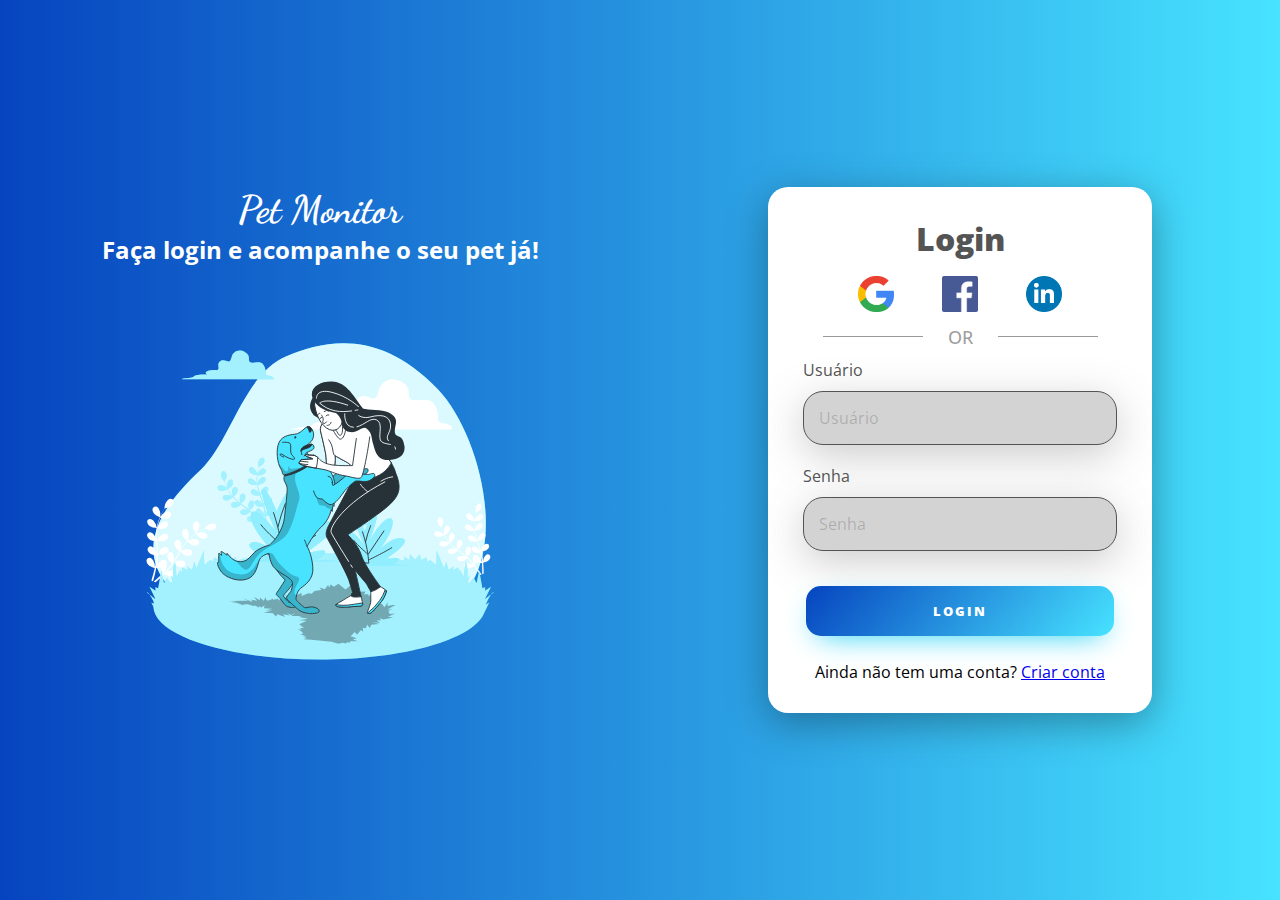
<file: index.html>
<!DOCTYPE html>
<html lang="pt-br">
<head>
    <meta charset="UTF-8">
    <meta name="viewport" content="width=device-width, initial-scale=1.0">
    <link rel="stylesheet" href="style.css">
    <link rel="shortcut icon" href="favicon-32x32.png" type="image/x-icon">
    <title>Login</title>
</head>
<body>
    <div class="main-login">
        <div class="left-login">
            <h1>Pet Monitor</h1>
            <h2>Faça login e acompanhe o seu pet já!</h2>
            <img class="left-login-image" src="imagem.svg" alt="Imagem-Mulher e cachorro">
        </div>
        <div class="right-login">
            <div class="card-login">
                <h1>Login</h1>
                <div class="social-media">
                    <a href="#">
                        <img src="google.png" alt="Google">
                    </a>
        
                    <a href="#">
                        <img src="facebook.png" alt="facebook">
                    </a>
        
                    <a href="#">
                        <img src="linkedin.png" alt="linkedin">
                    </a>
                </div>
                <div class="alternative">
                    <span>OR</span>
                </div>
                <div class="text-field">
                    <label for="usuario">Usuário</label>
                    <input type="text" name="usuario" placeholder="Usuário" required>
                </div>
                <div class="text-field">
                    <label for="Senha">Senha</label>
                    <input type="password" name="senha" placeholder="Senha" required>
                </div>
                <div class="btn-login">
                <a href="index-principal.html">
                    <button>Login</button>
                </a>
            </div>
                <p>Ainda não tem uma conta? <a href="index-cadastro.html">Criar conta</a></p>
            </div>
        </div>
    </div>
</body>
</html>
</file>
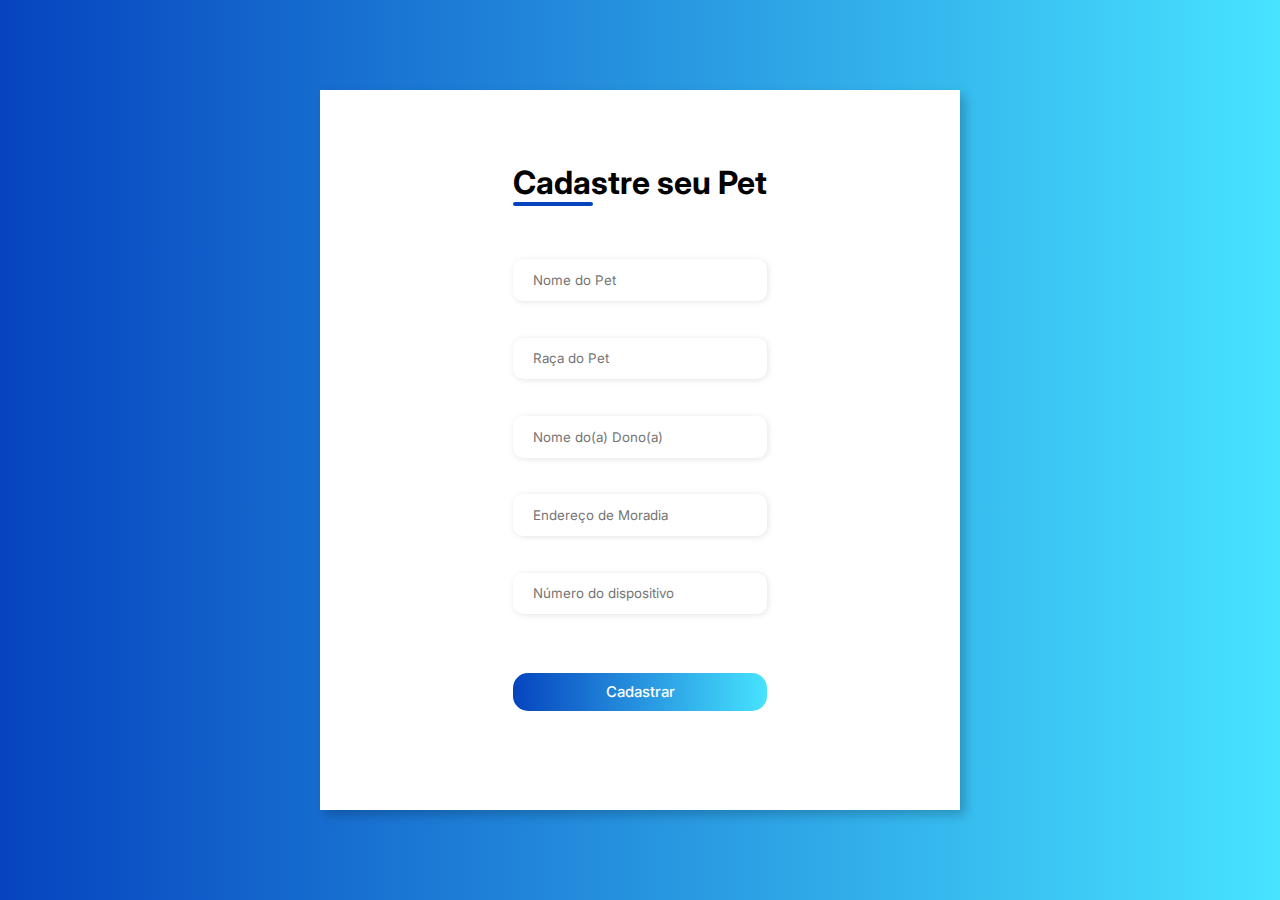
<file: index-cadastro-do-pet.html>
<html lang="pt-bt"><head>
    <meta charset="UTF-8">
    <meta name="viewport" content="width=device-width, initial-scale=1.0">
    <title>Cadastro de pet</title>
    <link rel="stylesheet" href="style-cadastro.css">
    <link rel="shortcut icon" href="favicon-32x32.png" type="image/x-icon">

    <style>
     @import url('https://fonts.googleapis.com/css2?family=Inter:wght@100;200;300;400;500;600;800&display=swap');

* {
    padding: 0;
    margin: 0;
    box-sizing: border-box;
    font-family: 'Inter', sans-serif;
}

body {
    width: 100vw;
    height: 100vh;
    display: flex;
    justify-content: center;
    align-items: center;
    background: linear-gradient(90deg, #0644BF, #47E3FF);
}

.main {
    width: 80%;
    height: 80vh;
    display: flex;
    box-shadow: 5px 5px 10px rgba(0, 0, 0, .212);
}

.right-cadastro {
    width: 50%;
    display: flex;
    justify-content: center;
    align-items: center;
    padding: 1rem;
    background: #ffffff;
}

.right-cadastro img {
    width: 31rem;
}

.left-cadastro {
    width: 50%;
    display: flex;
    justify-content: center;
    align-items: center;
    flex-direction: column;
    background-color: #0644BF;
    padding: 3rem;
}


.form-header {
    margin-bottom: 3rem;
    display: block;
    justify-content: space-between;
}

.form-header h1::after {
    content: '';
    display: block;
    width: 5rem;
    height: 0.3rem;
    background-color: #0644BF;
    margin: auto 0;
    position: absolute;
    border-radius: 10px;
}

.input-group {
    display: block;
    flex-wrap: wrap;
    padding: 3rem 0;
    text-align: center;
}

.input-box {
    display: block;
    flex-direction: column;
    margin-bottom: 1.1rem;
}

.input-box input {
    margin: 0.6rem 0;
    padding: 0.8rem 1.2rem;
    border: none;
    border-radius: 10px;
    box-shadow: 1px 1px 6px #0000001c;
}

.input-box input:hover {
    background-color: #eeeeee75;
}

.input-box input:focus-visible {
    outline: 10px solid #0644BF;
}


.gender-group {
    display: block;
    justify-content: space-between;
    margin-top: 0.62rem;
    padding: 0 0.5rem;
}

.gender-input {
    display: block;
    align-items: center;
}

.gender-input input {
    margin-right: 0.35rem;
}

.gender-input label {
    font-size: 0.81rem;
    font-weight: 600;
    color: #000000c0;
}

.cadastrese-button button {
    width: 100%;
    margin-top: -4rem;
    border: none;
    background: linear-gradient(90deg, #0644BF, #47E3FF);
    padding: 0.6rem;
    border-radius: 15px;
    cursor: pointer;
}

.cadastrese-button button:hover {
    background: linear-gradient(20deg, #0644BF, #47E3FF);
}

.cadastrese-button button a {
    text-decoration: none;
    font-size: 0.93rem;
    font-weight: 500;
    color: #ffffff;
}

@media screen and (max-width: 1330px) {
    .right-cadastro {
        width: 100%;
    }

    .main {
        width: 50%;
    }

    .left-cadastro {
        display: none;
    }
}

@media screen and (max-width: 1064px) {
    .main {
        width: 90%;
        height: auto;
    }
    
    .input-group {
        flex-direction: column;
        overflow-y: scroll;
        flex-wrap: nowrap;
        max-height: 10rem;
        padding-right: 5rem;
    }

    .gender-inputs {
        margin-top: 2rem;
    }

    .gender-group {
        flex-direction: column;
    }   

    .gender-input{
        margin-top: 0.5rem;
    }

}

    </style>
</head>
<body>
    <div class="main">
        <div class="left-cadastro">
            <img src="kisspng-locator-map-kingston-terms-of-service-computer-ico-5af826da1d37e3.4408522115262123141197-removebg.png" alt="localizador" height="400px">
        </div>
        <div class="right-cadastro">
           
            <form action="#">
                <div class="form-header">
                    <div class="title">
                        <h1>Cadastre seu Pet</h1>
                    </div> 
                <div class="input-group">
                    <div class="input-box">
                        <label for="nome"></label>
                        <input type="text" name="name" id="name" placeholder="Nome do Pet" required="">
                    </div>

                    <div class="input-box">
                        <label for="raca"></label>
                        <input type="text" name="raca" id="raca" placeholder="Raça do Pet" required="">
                    </div>

                    <div class="input-box">
                        <label for="nome do dono"></label>
                        <input type="text" name="nome" id="nome" placeholder="Nome do(a) Dono(a)" required="">
                    </div>

                    <div class="input-box">
                        <label for="endereco"></label>
                        <input type="text" name="endereco" id="endereco" placeholder="Endereço de Moradia" required="">
                    </div>

                    <div class="input-box">
                        <label for="nummber"></label>
                        <input type="number" name="nummber" id="nummber" placeholder="Número do dispositivo" required="">
                    </div>

                </div>

               
                </div>
                
                <div class="cadastrese-button">
                    <button><a href="index-principal.html">Cadastrar</a></button>
                </div>
            </form>
    </div>
        </div>
    </div>

</body>
</html>
</file>
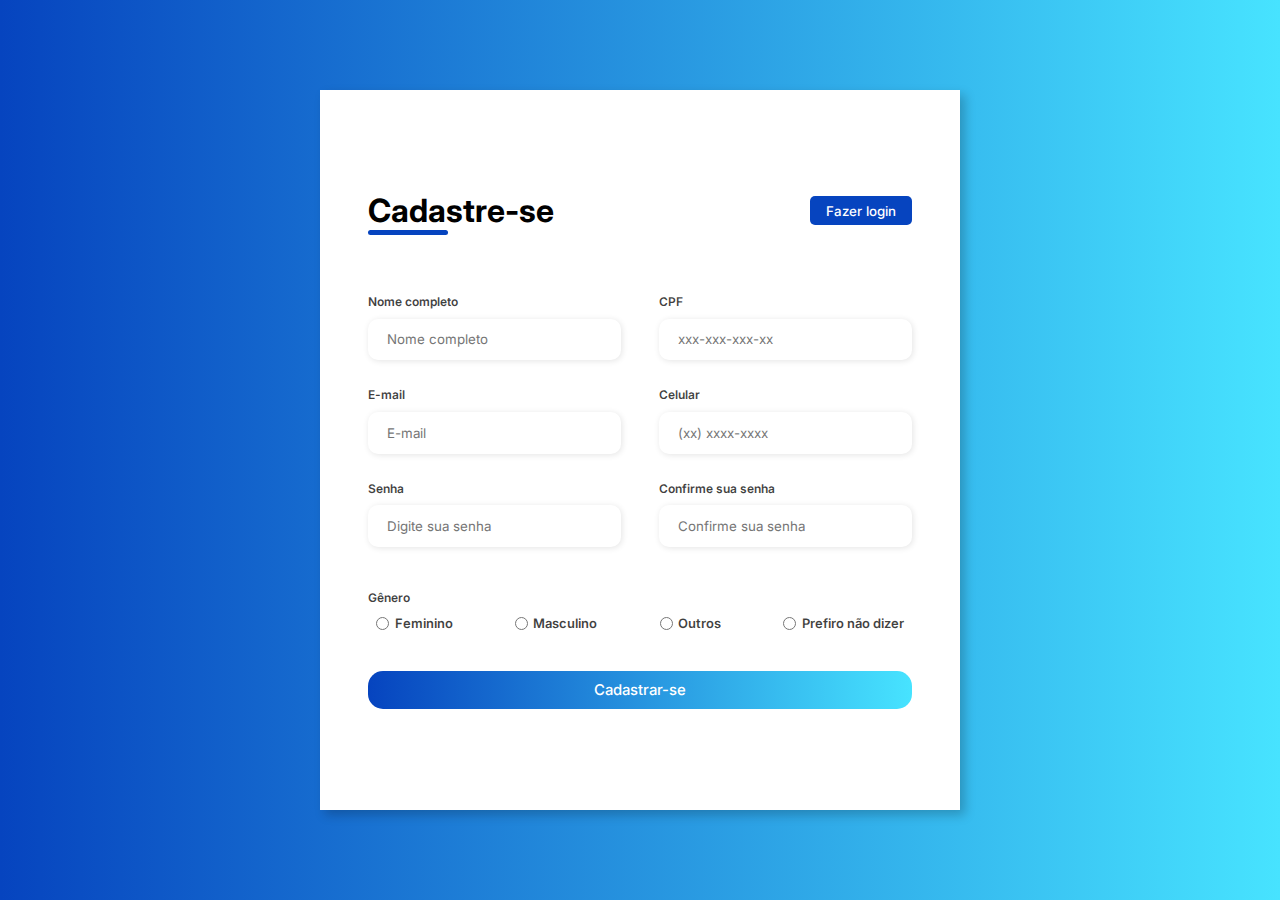
<file: index-cadastro.html>
<!DOCTYPE html>
<html lang="pt-bt">
<head>
    <meta charset="UTF-8">
    <meta name="viewport" content="width=device-width, initial-scale=1.0">
    <title>Cadastro</title>
    <link rel="stylesheet" href="style-cadastro.css">
    <link rel="shortcut icon" href="favicon-32x32.png" type="image/x-icon">
</head>
<body>
    <div class="main">
        <div class="left-cadastro">
                <form action="#">
                    <div class="form-header">
                        <div class="title">
                            <h1>Cadastre-se</h1>
                        </div>
                        <div class="login-button">
                            <button><a href="index.html">Fazer login</a></button>
                        </div>
                    </div>
                    <div class="input-group">
                        <div class="input-box">
                            <label for="name">Nome completo</label>
                            <input type="text" name="name" id="name" placeholder="Nome completo" required>
                        </div>

                        <div class="input-box">
                            <label for="cpf">CPF</label>
                            <input type="text" name="cpf" id="cpf" placeholder="xxx-xxx-xxx-xx" required>
                        </div>

                        <div class="input-box">
                            <label for="email">E-mail</label>
                            <input type="email" name="email" id="email" placeholder="E-mail" required>
                        </div>

                        <div class="input-box">
                            <label for="nummber">Celular</label>
                            <input type="tel" name="nummber" id="nummber" placeholder="(xx) xxxx-xxxx" required>
                        </div>

                        <div class="input-box">
                            <label for="passsword">Senha</label>
                            <input type="passsword" name="passsword" id="passsword" placeholder="Digite sua senha" required>
                        </div>

                        <div class="input-box">
                            <label for="confirmpassword">Confirme sua senha</label>
                            <input type="password" name="confirmpassword" id="confirmpassword" placeholder="Confirme sua senha" required>
                        </div>
                    </div>

                    <div class="gender-inputs">
                        <div class="gender-title">
                            <h6>Gênero</h6>
                        </div>
                        <div class="gender-group">
                            <div class="gender-input">
                                <input type="radio" name="gender" id="female">
                                <label for="female">Feminino</label>
                            </div>

                            <div class="gender-input">
                                <input type="radio" name="gender" id="male">
                                <label for="male">Masculino</label>
                            </div>

                            <div class="gender-input">
                                <input type="radio" name="gender" id="others">
                                <label for="others">Outros</label>
                            </div>

                            <div class="gender-input">
                                <input type="radio" name="gender" id="none">
                                <label for="none">Prefiro não dizer</label>
                            </div>
                        </div>
                    </div>
                    
                    <div class="cadastrese-button">
                        <button><a href="#">Cadastrar-se</a></button>
                    </div>
                </form>
        </div>
        <div class="right-cadastro">
            <img src="imagem-azul-escuro - Copia.svg" alt="">
        </div>
    </div>
</body>
</html>
</file>
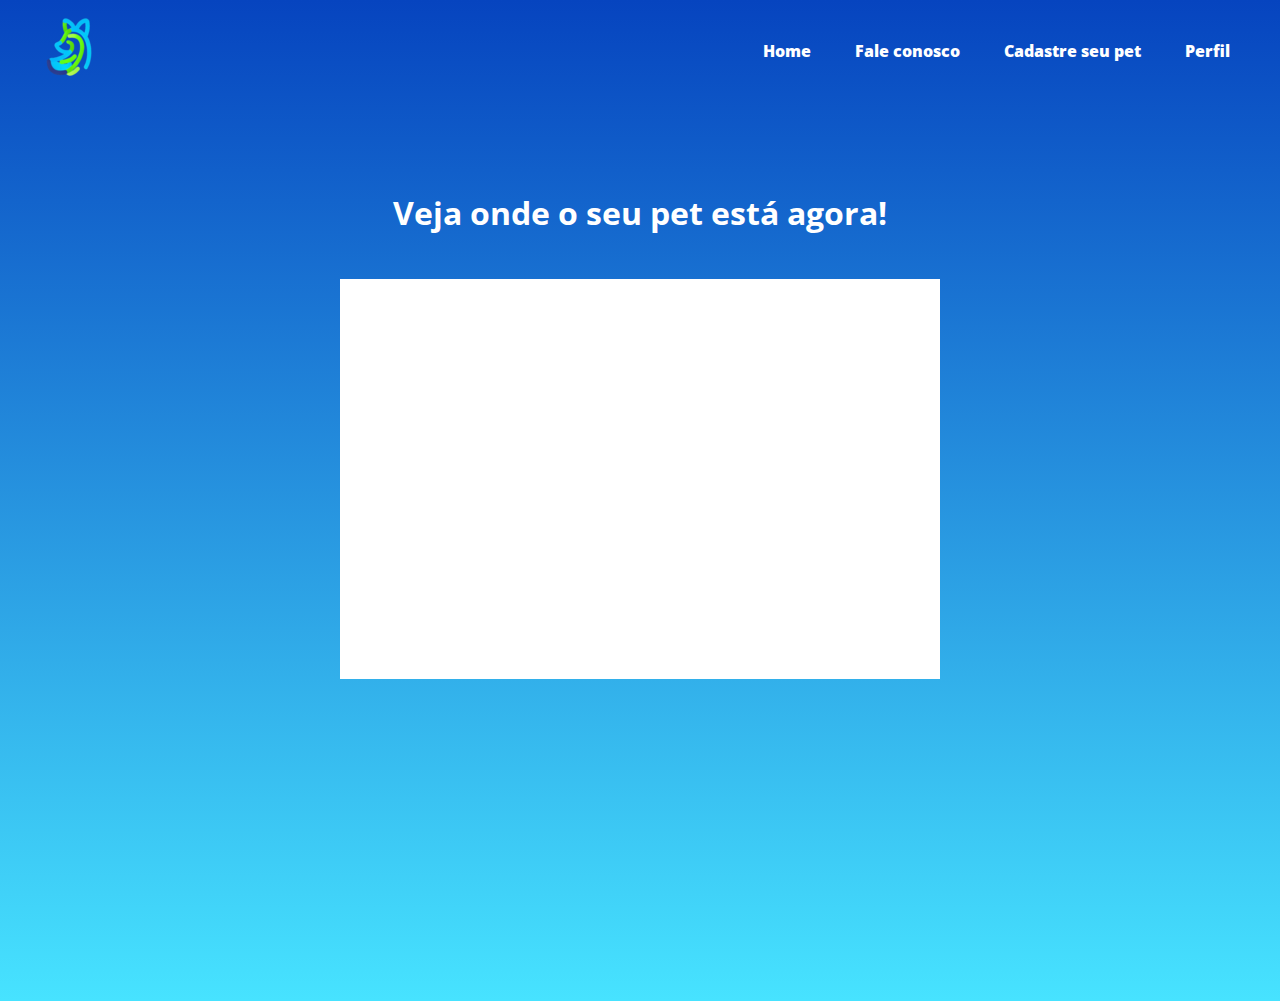
<file: index-principal.html>
<!DOCTYPE html>
<html lang="en">
<head>
    <meta charset="UTF-8">
    <meta name="viewport" content="width=device-width, initial-scale=1.0">
    <title>Home</title>
    <link rel="stylesheet" href="style-principal.css">
    <link rel="shortcut icon" href="favicon-32x32.png" type="image/x-icon">
</head>
<body>
    
    <header>
        <div class="logo">
            <a href="#"><img src="icone (1).png" alt="Logo"></a>
        </div><!--logo-->
        <div class="menu">
            <a href="#">Home</a>
            <a href="#">Fale conosco</a>
            <a href="index-cadastro-do-pet.html">Cadastre seu pet</a>
            <a href="#">Perfil</a>
        </div><!--menu-->
    </header>
    <div class="main">
    <div class="cta">
        <h1>Veja onde o seu pet está agora!</h1>
        <h2>Acompanhe seu pet!</h2>
    </div><!--cta-->
    <div class="mapa">
        <iframe src="https://www.google.com/maps/embed?pb=!1m18!1m12!1m3!1d3837.8374133488333!2d-48.032251385000464!3d-15.865140345241144!2m3!1f0!2f0!3f0!3m2!1i1024!2i768!4f13.1!3m3!1m2!1s0x935a2d97a15b0507%3A0x3c3e4472ee75d834!2sUniversidade%20Cat%C3%B3lica%20de%20Bras%C3%ADlia%20-%20C%C3%A2mpus%20Taguatinga!5e0!3m2!1spt-BR!2sbr!4v1688441462579!5m2!1spt-BR!2sbr" style="border:0;" allowfullscreen="" loading="lazy" referrerpolicy="no-referrer-when-downgrade"></iframe>
    </div>
    </div><!--main-->
</body>
</html>
</file>
<file: style.css>
@import url('https://fonts.googleapis.com/css2?family=Dancing+Script&family=Open+Sans:wght@400;700&display=swap');


* {
    margin: 0;
    border: 0;
    padding: 0;
    box-sizing: border-box;
    font-family: 'Open Sans', sans-serif;
}

.social-media {
    display: flex;
    align-content: center;
    margin-top: 1rem;
    margin-bottom: 0.5rem;
}

.social-media a {
    text-decoration: none;
}

.social-media img {
    width: 36px;
    margin-left: 3rem;
}

.social-media a:first-child img {
    margin-left: 0;
}

.alternative span{
    font-size: 1.1rem;
    font-weight: 500;
    color: rgb(0, 0, 0, 0.4);
    position: relative;
}

.alternative span::before, .alternative span::after {
    position: absolute;
    content: '';
    height: 1px;
    width: 100px;
    bottom: 50%;
    right: 50px;
    background: rgb(0, 0, 0, 0.4);
}

.alternative span::after {
    left: 50px;
}

.main-login {
    width: 100vw;
    height: 100vh;
    background-image: linear-gradient(90deg, #0644BF, #47E3FF);
    display: flex;
    justify-content: center;
    align-items: center;
}

.left-login {
    width: 50vw;
    height: 100vh;
    display: flex;
    justify-content: center;
    align-items: center;
    flex-direction: column;
}


.left-login > h1 {
    font-family: 'Dancing Script', cursive;
    font-size: 3vw;
    color:white;
}

.left-login > h2 {
    font: 2vw;
    margin: 0px 0px;
    color: white;
}

.left-login-image {
    width: 35vw;
}

.right-login {
    width: 50vw;
    height: 100vh;
    display: flex;
    justify-content: center;
    align-items: center;
}

.card-login {
    width: 60%;
    display: flex;
    justify-content: center;
    align-items: center;
    flex-direction: column;
    padding: 30px 35px;
    background: white;
    border-radius: 20px;
    box-shadow: 0px 10px 40px #00000056;
}

.card-login > h1 {
    color: #545454;
    font-weight: 800;
    margin: 0;
}

.text-field {
    display: flex;
    flex-direction: column;
    align-items: flex-start;
    justify-content: center;
    margin: 10px 0px;
    width: 100%;
}

.text-field > input {
    width: 100%;
    border: 1px solid #545454;
    border-radius: 20px;
    padding: 15px;
    background: rgb(211, 211, 211);
    color: #545454;
    font-size: 12pt;
    box-shadow: 0px 10px 40px #66666656;
    outline: none;
    box-sizing: border-box;
}

.text-field > label {
    color: #545454;
    margin-bottom: 10px;
}

.text-field > input::placeholder {
    color: #00000030;
}

.btn-login button {
    width:24vw;
    padding: 16px 0px;
    margin: 25px;
    border: none;
    background-image: linear-gradient(130deg, #0644BF, #47E3FF);
    border-radius: 15px;
    outline: none;
    text-transform: uppercase;
    color: white;
    cursor: pointer;
    font-weight: 800;
    letter-spacing: 2px;
    box-shadow: 0px 10px 30px -12px #08cbf3;
}



@media only screen and (max-width: 950px) {
    .card-login {
        width: 85%;
    }
}

@media only screen and (max-width: 600px) {
    .main-login {
        flex-direction: column;
    }
    .left-login > h1, h2 {
        display: none;
    }
    .left-login {
        width: 100%;
        height: auto;
    }
    .right-login {
        width: 100%;
        height: auto;
    }
    .left-login-image {
        width: 50vw;
    }
    .card-login {
        width: 90%;
    }
    .btn-login button{
        width: 70vw;
    }
}
</file>
<file: style-cadastro.css>
@import url('https://fonts.googleapis.com/css2?family=Inter:wght@100;200;300;400;500;600;800&display=swap');

* {
    padding: 0;
    margin: 0;
    box-sizing: border-box;
    font-family: 'Inter', sans-serif;
}

body {
    width: 100vw;
    height: 100vh;
    display: flex;
    justify-content: center;
    align-items: center;
    background: linear-gradient(90deg, #0644BF, #47E3FF);
}

.main {
    width: 80%;
    height: 80vh;
    display: flex;
    box-shadow: 5px 5px 10px rgba(0, 0, 0, .212);
}

.right-cadastro {
    width: 50%;
    display: flex;
    justify-content: center;
    align-items: center;
    padding: 1rem;
    background: #47E3FF;
}

.right-cadastro img {
    width: 31rem;
}

.left-cadastro {
    width: 50%;
    display: flex;
    justify-content: center;
    align-items: center;
    flex-direction: column;
    background-color: #ffffff;
    padding: 3rem;
}

.form-header {
    margin-bottom: 3rem;
    display: flex;
    justify-content: space-between;
}

.login-button {
    display: flex;
    align-items: center;
}

.login-button button {
    border: none;
    background-color: #0644BF;
    padding: 0.4rem 1rem;
    border-radius: 5px;
    cursor: pointer;
}

.login-button button:hover {
    background-color: #47E3FF;
}

.login-button button a {
    text-decoration: none;
    font-weight: 500;
    color: #ffffff;
}

.form-header h1::after {
    content: '';
    display: block;
    width: 5rem;
    height: 0.3rem;
    background-color: #0644BF;
    margin: auto 0;
    position: absolute;
    border-radius: 10px;
}

.input-group {
    display: flex;
    flex-wrap: wrap;
    justify-content: space-between;
    padding: 1rem 0;
}

.input-box {
    display: flex;
    flex-direction: column;
    margin-bottom: 1.1rem;
}

.input-box input {
    margin: 0.6rem 0;
    padding: 0.8rem 1.2rem;
    border: none;
    border-radius: 10px;
    box-shadow: 1px 1px 6px #0000001c;
}

.input-box input:hover {
    background-color: #eeeeee75;
}

.input-box input:focus-visible {
    outline: 1px solid #0644BF;
}

.input-box label,
.gender-title h6 {
    font-size: 0.75rem;
    font-weight: 600;
    color: #000000c0;
}

.gender-group {
    display: flex;
    justify-content: space-between;
    margin-top: 0.62rem;
    padding: 0 0.5rem;
}

.gender-input {
    display: flex;
    align-items: center;
}

.gender-input input {
    margin-right: 0.35rem;
}

.gender-input label {
    font-size: 0.81rem;
    font-weight: 600;
    color: #000000c0;
}

.cadastrese-button button {
    width: 100%;
    margin-top: 2.5rem;
    border: none;
    background: linear-gradient(90deg, #0644BF, #47E3FF);
    padding: 0.62rem;
    border-radius: 15px;
    cursor: pointer;
}

.cadastrese-button button:hover {
    background: linear-gradient(20deg, #0644BF, #47E3FF);
}

.cadastrese-button button a {
    text-decoration: none;
    font-size: 0.93rem;
    font-weight: 500;
    color: #ffffff;
}

@media screen and (max-width: 1330px) {
    .right-cadastro {
        display: none;
    }

    .main {
        width: 50%;
    }

    .left-cadastro {
        width: 100%;
    }
}

@media screen and (max-width: 1064px) {
    .main {
        width: 90%;
        height: auto;
    }
    
    .input-group {
        flex-direction: column;
        overflow-y: scroll;
        flex-wrap: nowrap;
        max-height: 10rem;
        padding-right: 5rem;
    }

    .gender-inputs {
        margin-top: 2rem;
    }

    .gender-group {
        flex-direction: column;
    }   

    .gender-input{
        margin-top: 0.5rem;
    }

}
</file>
<file: style-principal.css>
@import url('https://fonts.googleapis.com/css2?family=Dancing+Script&family=Open+Sans:wght@400;700&display=swap');


* {
    margin: 0;
    border: 0;
    padding: 0;
    box-sizing: border-box;
    font-family: 'Open Sans', sans-serif;
}
.main {
    width: 100vw;
    height: 100vh;
    justify-content: top;
    align-items: center;
    display: flex;
    flex-direction: column;
}

html, body{
    overflow: hidden;
}

body{
    background: linear-gradient(#0644BF, #47E3FF);
}

header{
    display: flex;
    align-items: center;
    justify-content: space-between;
}

header a{
    color: white;
    text-decoration: none;
    font-weight: 800;
    padding: 0 20px;
}

.menu{
    margin-right: 30px;
}

.menu a:hover{
    background-color: #0644BF;
}

.cta h1, h2{
    margin-top: 10vh;
    margin-bottom: 5vh;
    color: white;
}

.cta h2{
    display: none;
}

.mapa{
    width: 600px;
    height: 400px;
    background-color: white;
}

.mapa iframe{
    width: 100%;
    height: 100%;
}

@media (max-width: 670px) {
    .menu{
        display: none;
    }
    .mapa {
        width: 60vw;
        height: 50vw;
    }
    .cta{
        width: 60vw;
    }
}

@media (max-width: 415px){
    .cta{
        width: 63vw;
       
    }
    .cta h2{
        display: flex;
    }
    .cta h1{
        display: none;
    }
    .mapa{
        width: 80vw;
        height: 55vh;
    }
}
</file>
